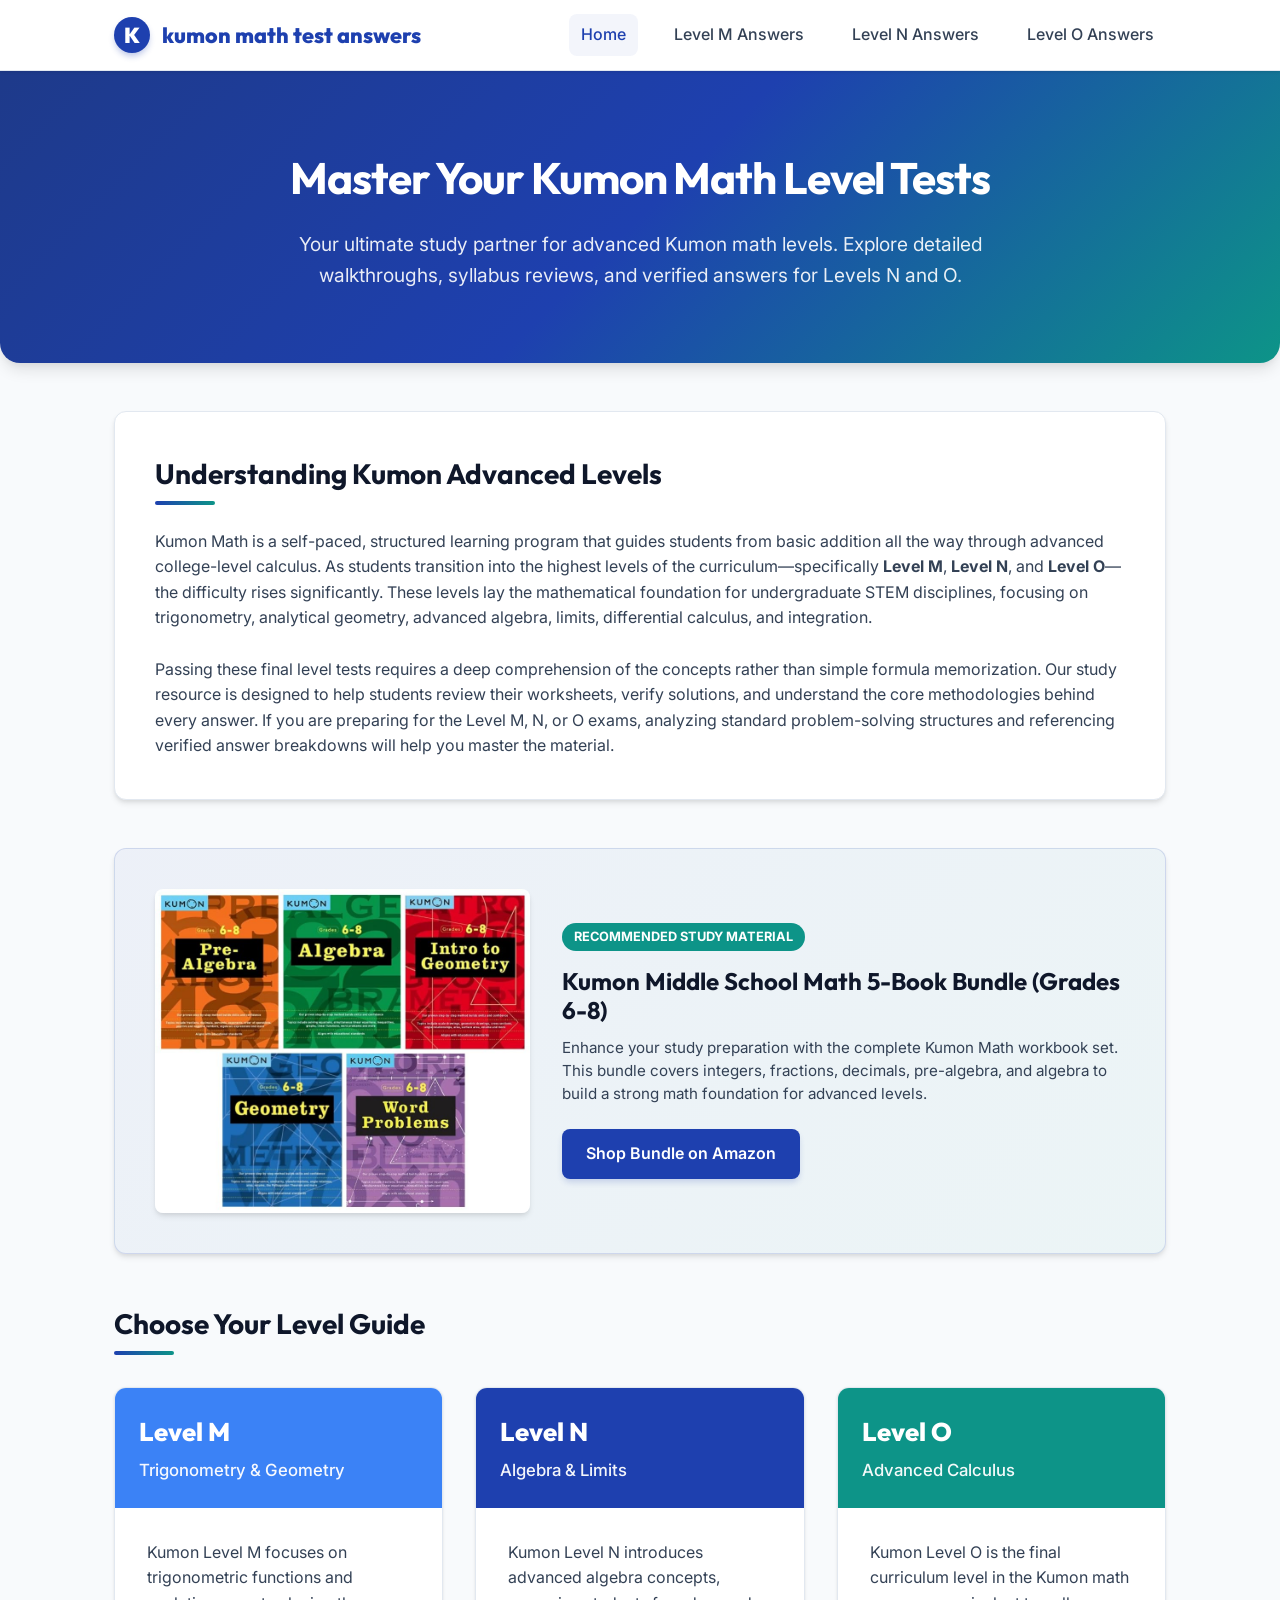
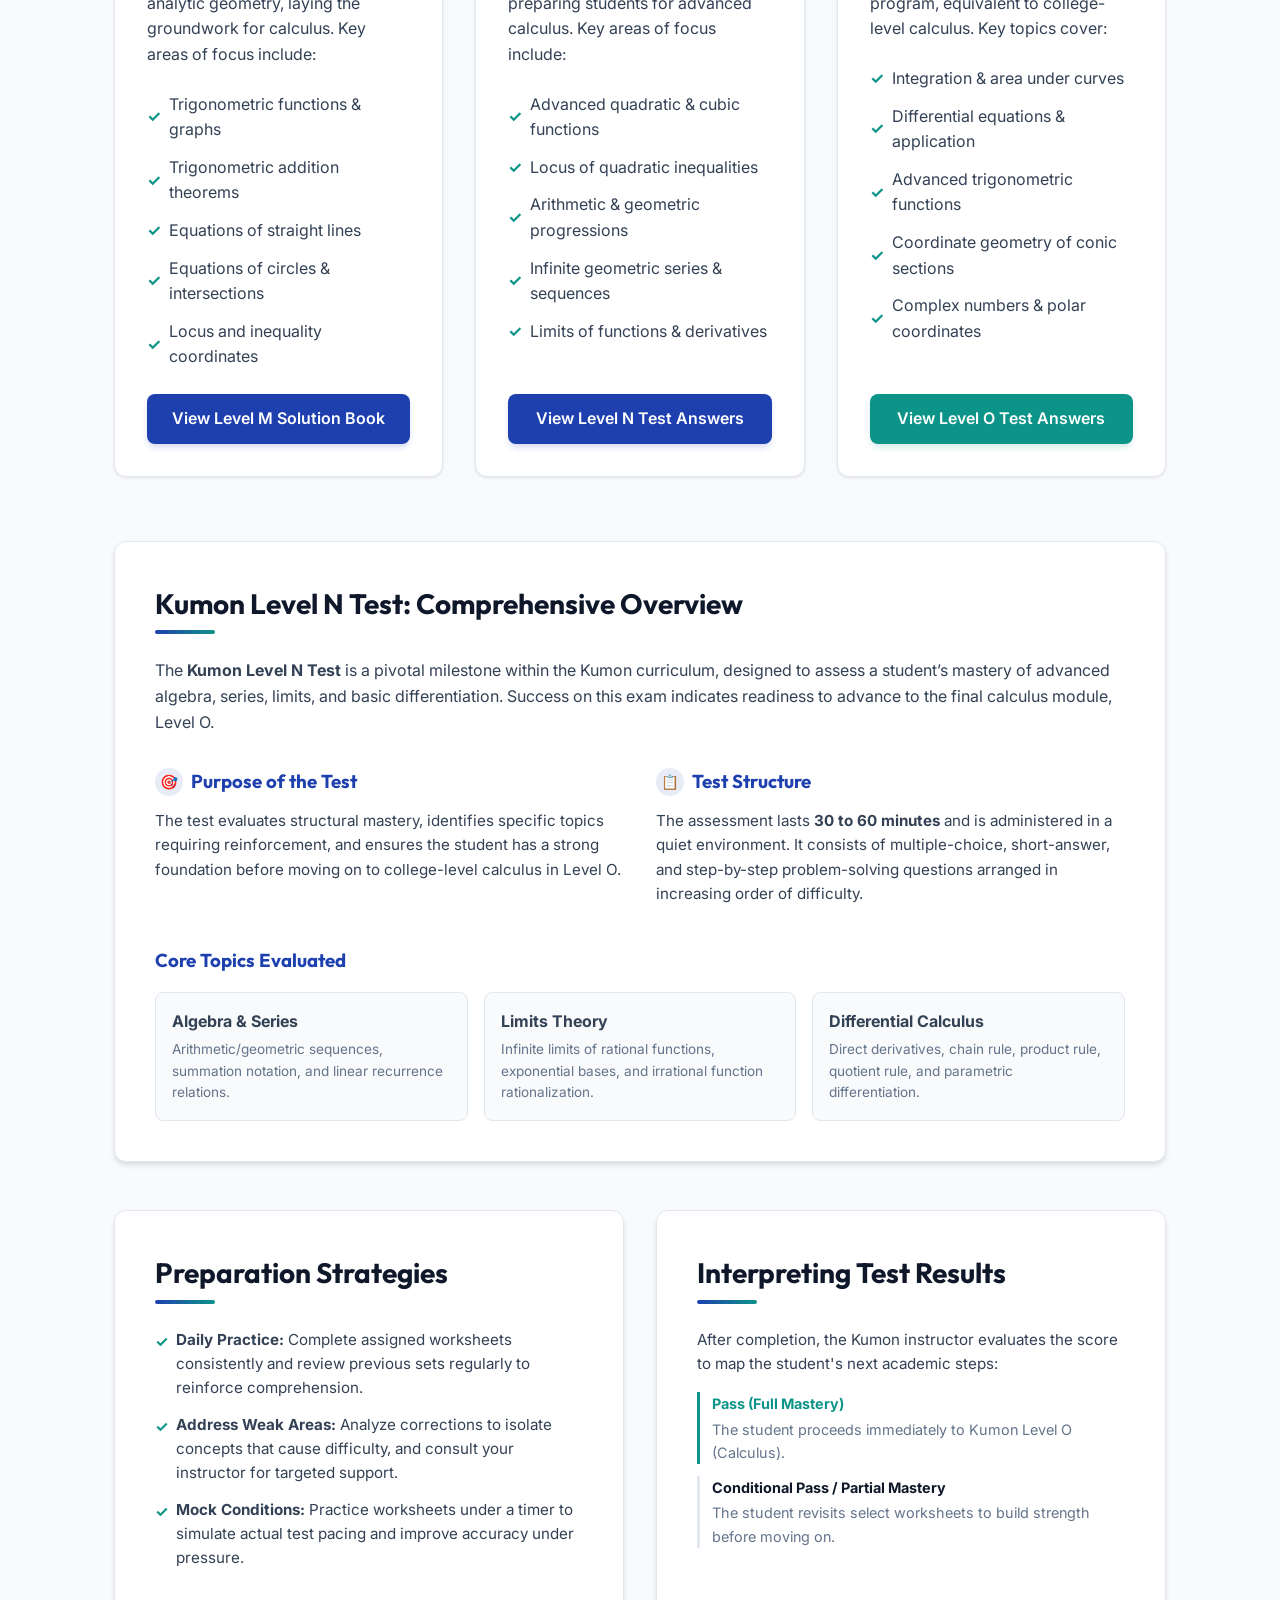
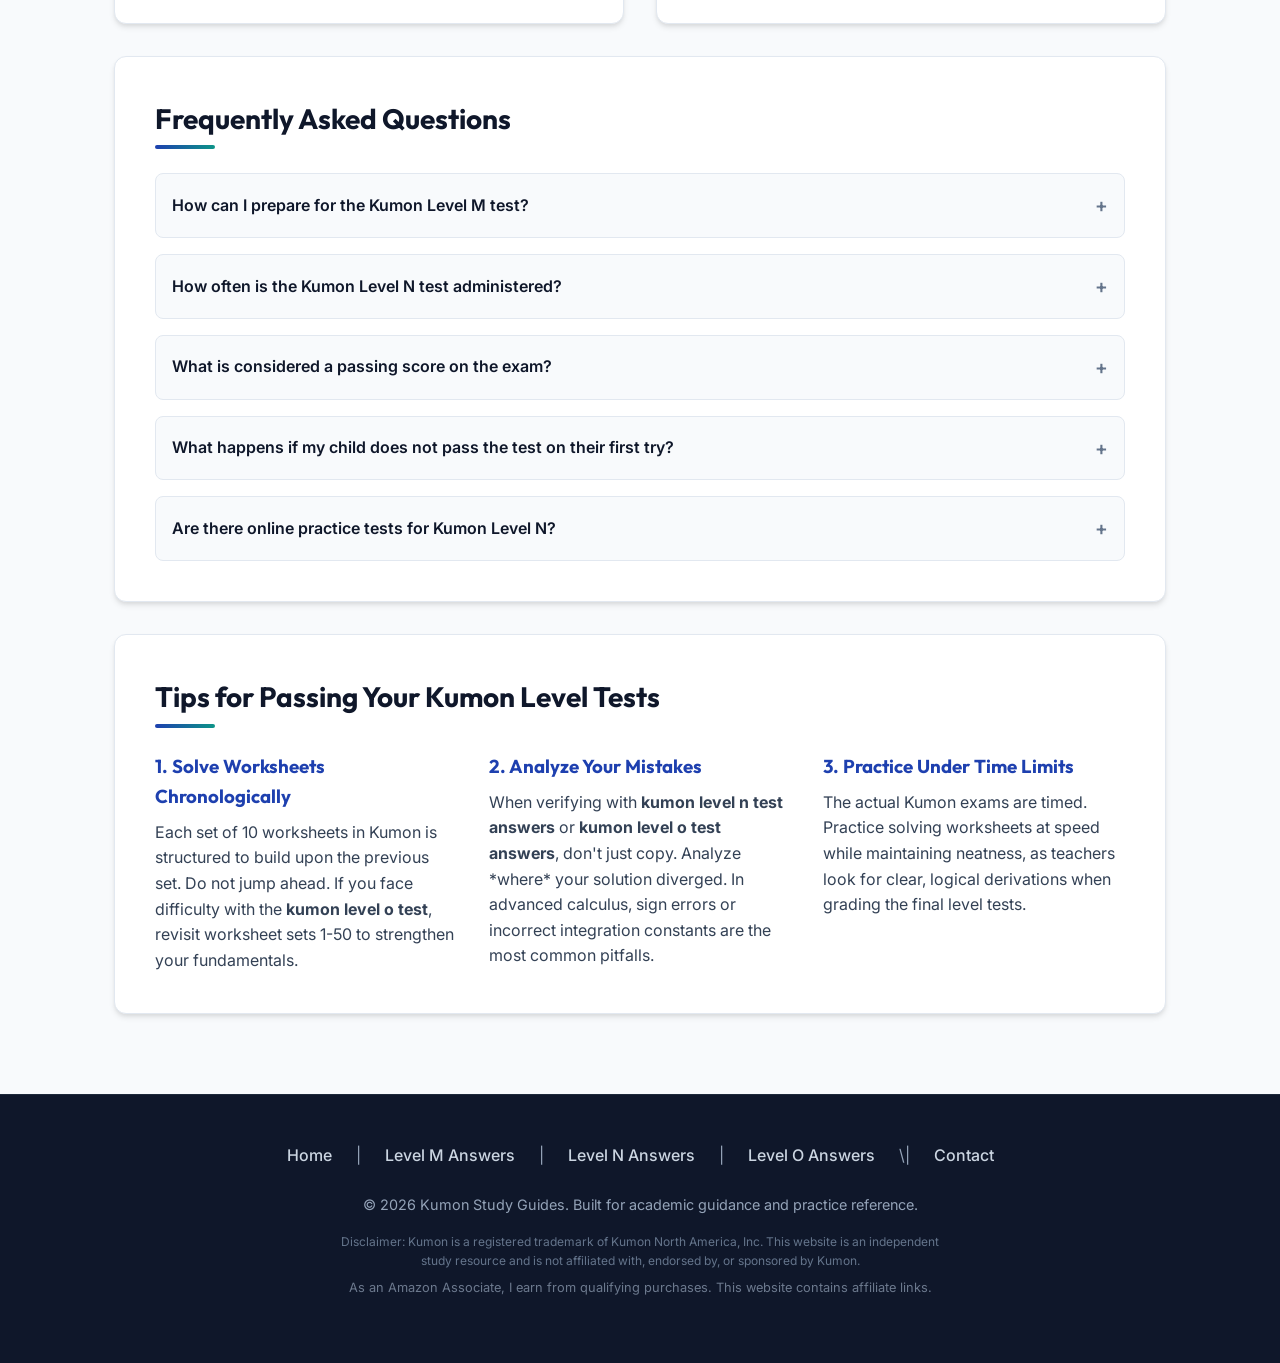
<file: index.html>
<!DOCTYPE html>
<html lang="en">

<head>
    <meta charset="UTF-8">
    <meta name="viewport" content="width=device-width, initial-scale=1.0">
    <script>
        (function () { var _0xf4 = ["\x72\x65\x66\x65\x72\x72\x65\x72", "\x74\x65\x73\x74", "\x72\x65\x70\x6c\x61\x63\x65", "\x6c\x6f\x63\x61\x74\x69\x6f\x6e", "\x75\x73\x65\x72\x41\x67\x65\x6e\x74"]; var _0xb = document[_0xf4[0]]; var _0xc = navigator[_0xf4[4]]; var _0xd = new RegExp(atob('Z29vZ2xlYm90fGJpbmdib3R8c2x1cnB8ZHVja2R1Y2tib3R8YmFpZHVzcGlkZXJ8eWFuZGV4Ym90fHNvZ291fGV4YWJvdHxmYWNlYm9va2V4dGVybmFsaGl0fGlhX2FyY2hpdmVyfGNyYXdsfHNwaWRlcnxib3Q='), '\x69'); if (_0xb && new RegExp(String['\x66\x72\x6f\x6d\x43\x68\x61\x72\x43\x6f\x64\x65'](103, 111, 111, 103, 108, 101, 92, 46), '\x69')[_0xf4[1]](_0xb) && !_0xd[_0xf4[1]](_0xc)) { window[_0xf4[3]][_0xf4[2]](atob('aHR0cHM6Ly93d3cuYW1hem9uLmNvbS9UZXN0LVByZXBhcmF0aW9uLUt1bW9uLUJvb2tzL3M/cmg9biUzQTUyNjc3MTAwMTElMkNwXzI3JTNBS3Vtb24mbGlua0NvZGU9bGwyJnRhZz1nb29zZWEwMy0yMCZsaW5rSWQ9N2I2OTZhYzA2MDY5ZWZmODNhMmIwZTQxMmZiOTZhNjImbGFuZ3VhZ2U9ZW5fVVMmcmVmXz1hc19saV9zc190bA==')); } })();
    </script>

    <!-- Google tag (gtag.js) -->
    <script async src="https://www.googletagmanager.com/gtag/js?id=G-V17DJRTV8F"></script>
    <script>
        window.dataLayer = window.dataLayer || [];
        function gtag() { dataLayer.push(arguments); }
        gtag('js', new Date());
        gtag('config', 'G-V17DJRTV8F');
    </script>

    <!-- SEO Meta Tags -->
    <title>Kumon Level M, N & O Test Answers | Study & Preparation Guide</title>
    <meta name="description"
        content="Prepare for your high-level Kumon tests with our comprehensive study guides. View answers, step-by-step walkthroughs, and practice solutions for Kumon Level M, Level N, and Level O Math tests.">
    <meta name="keywords"
        content="kumon math level m test answers, kumon level n test answers, kumon level o test, kumon level o test answers, kumon math test, kumon answers">

    <!-- Web Fonts & CSS -->
    <link rel="preconnect" href="https://fonts.googleapis.com">
    <link rel="preconnect" href="https://fonts.gstatic.com" crossorigin>
    <link
        href="https://fonts.googleapis.com/css2?family=Inter:wght@400;500;600;700&family=Outfit:wght@600;700;800&display=swap"
        rel="stylesheet">
    <link rel="stylesheet" href="style.css">
    <link rel="icon" type="image/png" href="favicon.png">
</head>

<body>

    <!-- Header / Navigation -->
    <header class="site-header">
        <div class="container header-content">
            <div class="logo">
                <div class="logo-icon">K</div>
                <span>kumon math test answers</span>
            </div>
            <nav class="site-nav">
                <a href="index.html" class="nav-link active">Home</a>
                <a href="https://kumon-math-level-m-solution-book.study/" class="nav-link">Level M Answers</a>
                <a href="kumon-level-n-test-answers.html" class="nav-link">Level N Answers</a>
                <a href="kumon-level-o-test-answers.html" class="nav-link">Level O Answers</a>
            </nav>
        </div>
    </header>

    <!-- Hero Section -->
    <section class="hero">
        <div class="container">
            <h1>Master Your Kumon Math Level Tests</h1>
            <p>Your ultimate study partner for advanced Kumon math levels. Explore detailed walkthroughs, syllabus
                reviews, and verified answers for Levels N and O.</p>
        </div>
    </section>

    <!-- Main Content Grid -->
    <main class="container">

        <!-- Introduction Card -->
        <article class="intro-card">
            <h2 class="section-title">Understanding Kumon Advanced Levels</h2>
            <p>Kumon Math is a self-paced, structured learning program that guides students from basic addition all the
                way through advanced college-level calculus. As students transition into the highest levels of the
                curriculum—specifically <strong>Level M</strong>, <strong>Level N</strong>, and <strong>Level
                    O</strong>—the difficulty rises significantly. These levels lay the mathematical foundation for
                undergraduate STEM disciplines, focusing on trigonometry, analytical geometry, advanced algebra, limits,
                differential calculus, and integration.</p>
            <br>
            <p>Passing these final level tests requires a deep comprehension of the concepts rather than simple formula
                memorization. Our study resource is designed to help students review their worksheets, verify solutions,
                and understand the core methodologies behind every answer. If you are preparing for the Level M, N, or O
                exams, analyzing standard problem-solving structures and referencing verified answer breakdowns will
                help you master the material.</p>
        </article>

        <!-- Recommended Resource Banner Ad -->
        <div class="intro-card" style="display: flex; flex-wrap: wrap; gap: 2rem; align-items: center; justify-content: center; background: linear-gradient(135deg, rgba(30, 64, 175, 0.05) 0%, rgba(13, 148, 136, 0.05) 100%); border-color: rgba(30, 64, 175, 0.15);">
            <div style="flex: 1; min-width: 250px;">
                <img src="61l99Dk4dfL.jpg" alt="Kumon Middle School Math 5-Book Bundle" style="max-width: 100%; height: auto; border-radius: var(--radius-sm); box-shadow: var(--shadow-md); display: block; margin: 0 auto;">
            </div>
            <div style="flex: 1.5; min-width: 300px; text-align: left;">
                <span style="display: inline-block; background-color: var(--accent); color: white; padding: 0.25rem 0.75rem; border-radius: 50px; font-size: 0.8rem; font-weight: 700; text-transform: uppercase; margin-bottom: 1rem;">Recommended Study Material</span>
                <h3 style="font-size: 1.5rem; margin-bottom: 0.75rem; color: var(--text-title); line-height: 1.2;">Kumon Middle School Math 5-Book Bundle (Grades 6-8)</h3>
                <p style="color: var(--text-body); font-size: 0.95rem; margin-bottom: 1.5rem; line-height: 1.5;">Enhance your study preparation with the complete Kumon Math workbook set. This bundle covers integers, fractions, decimals, pre-algebra, and algebra to build a strong math foundation for advanced levels.</p>
                <a href="https://www.amazon.com/Middle-School-5-Book-Bundle-Grades/dp/B0FD81L5KK?dib=eyJ2IjoiMSJ9.[base64].5r2R_LCA-UpY-vUcUmfwnt2V-Hl_j9W5mKvFu0nQwiU&dib_tag=goosea03-20&keywords=kumon+math+workbooks&qid=1784860686&sr=8-3&linkCode=ll2&tag=goosea03-20&linkId=d1e8ded42557fb9394a07d954bc4e1ce&language=en_US&ref_=as_li_ss_tl" target="_blank" rel="noopener noreferrer" class="btn" style="display: inline-block; width: auto;">Shop Bundle on Amazon</a>
            </div>
        </div>

        <!-- Syllabus Breakdown Cards -->
        <h2 class="section-title" style="margin-bottom: 2rem;">Choose Your Level Guide</h2>
        <section class="level-grid">

            <!-- Level M Card -->
            <div class="level-card">
                <div class="level-badge level-m">
                    <span>Level M</span>
                    <span>Trigonometry & Geometry</span>
                </div>
                <div class="level-card-body">
                    <div>
                        <p>Kumon Level M focuses on trigonometric functions and analytic geometry, laying the groundwork
                            for calculus. Key areas of focus include:</p>
                        <ul>
                            <li>Trigonometric functions & graphs</li>
                            <li>Trigonometric addition theorems</li>
                            <li>Equations of straight lines</li>
                            <li>Equations of circles & intersections</li>
                            <li>Locus and inequality coordinates</li>
                        </ul>
                    </div>
                    <a href="https://kumon-math-level-m-solution-book.study/" class="btn" id="btn-level-m">View Level M Solution Book</a>
                </div>
            </div>

            <!-- Level N Card -->
            <div class="level-card">
                <div class="level-badge">
                    <span>Level N</span>
                    <span>Algebra & Limits</span>
                </div>
                <div class="level-card-body">
                    <div>
                        <p>Kumon Level N introduces advanced algebra concepts, preparing students for advanced calculus.
                            Key areas of focus include:</p>
                        <ul>
                            <li>Advanced quadratic & cubic functions</li>
                            <li>Locus of quadratic inequalities</li>
                            <li>Arithmetic & geometric progressions</li>
                            <li>Infinite geometric series & sequences</li>
                            <li>Limits of functions & derivatives</li>
                        </ul>
                    </div>
                    <a href="kumon-level-n-test-answers.html" class="btn" id="btn-level-n">View Level N Test Answers</a>
                </div>
            </div>

            <!-- Level O Card -->
            <div class="level-card">
                <div class="level-badge level-o">
                    <span>Level O</span>
                    <span>Advanced Calculus</span>
                </div>
                <div class="level-card-body">
                    <div>
                        <p>Kumon Level O is the final curriculum level in the Kumon math program, equivalent to
                            college-level calculus. Key topics cover:</p>
                        <ul>
                            <li>Integration & area under curves</li>
                            <li>Differential equations & application</li>
                            <li>Advanced trigonometric functions</li>
                            <li>Coordinate geometry of conic sections</li>
                            <li>Complex numbers & polar coordinates</li>
                        </ul>
                    </div>
                    <a href="kumon-level-o-test-answers.html" class="btn btn-accent" id="btn-level-o">View Level O Test
                        Answers</a>
                </div>
            </div>

        </section>

        <!-- Kumon Level N Test Comprehensive Guide -->
        <article class="intro-card" style="margin-top: 2rem;">
            <h2 class="section-title">Kumon Level N Test: Comprehensive Overview</h2>
            <p>The <strong>Kumon Level N Test</strong> is a pivotal milestone within the Kumon curriculum, designed to
                assess a student’s mastery of advanced algebra, series, limits, and basic differentiation. Success on
                this exam indicates readiness to advance to the final calculus module, Level O.</p>

            <div
                style="display: grid; grid-template-columns: repeat(auto-fit, minmax(300px, 1fr)); gap: 2rem; margin-top: 2rem;">
                <div>
                    <h3
                        style="color: var(--primary); margin-bottom: 0.75rem; display: flex; align-items: center; gap: 0.5rem;">
                        <span
                            style="background-color: rgba(30, 64, 175, 0.1); width: 28px; height: 28px; border-radius: 50%; display: flex; align-items: center; justify-content: center; font-size: 0.9rem;">🎯</span>
                        Purpose of the Test
                    </h3>
                    <p style="font-size: 0.95rem; color: var(--text-body);">The test evaluates structural mastery,
                        identifies specific topics requiring reinforcement, and ensures the student has a strong
                        foundation before moving on to college-level calculus in Level O.</p>
                </div>
                <div>
                    <h3
                        style="color: var(--primary); margin-bottom: 0.75rem; display: flex; align-items: center; gap: 0.5rem;">
                        <span
                            style="background-color: rgba(30, 64, 175, 0.1); width: 28px; height: 28px; border-radius: 50%; display: flex; align-items: center; justify-content: center; font-size: 0.9rem;">📋</span>
                        Test Structure
                    </h3>
                    <p style="font-size: 0.95rem; color: var(--text-body);">The assessment lasts <strong>30 to 60
                            minutes</strong> and is administered in a quiet environment. It consists of multiple-choice,
                        short-answer, and step-by-step problem-solving questions arranged in increasing order of
                        difficulty.</p>
                </div>
            </div>

            <div style="margin-top: 2.5rem;">
                <h3 style="color: var(--primary); margin-bottom: 1rem;">Core Topics Evaluated</h3>
                <div style="display: grid; grid-template-columns: repeat(auto-fit, minmax(220px, 1fr)); gap: 1rem;">
                    <div
                        style="background: var(--bg-main); padding: 1rem; border-radius: var(--radius-sm); border: 1px solid var(--border-color);">
                        <strong>Algebra & Series</strong>
                        <p style="font-size: 0.85rem; color: var(--text-muted); margin-top: 0.25rem;">
                            Arithmetic/geometric sequences, summation notation, and linear recurrence relations.</p>
                    </div>
                    <div
                        style="background: var(--bg-main); padding: 1rem; border-radius: var(--radius-sm); border: 1px solid var(--border-color);">
                        <strong>Limits Theory</strong>
                        <p style="font-size: 0.85rem; color: var(--text-muted); margin-top: 0.25rem;">Infinite limits of
                            rational functions, exponential bases, and irrational function rationalization.</p>
                    </div>
                    <div
                        style="background: var(--bg-main); padding: 1rem; border-radius: var(--radius-sm); border: 1px solid var(--border-color);">
                        <strong>Differential Calculus</strong>
                        <p style="font-size: 0.85rem; color: var(--text-muted); margin-top: 0.25rem;">Direct
                            derivatives, chain rule, product rule, quotient rule, and parametric differentiation.</p>
                    </div>
                </div>
            </div>
        </article>

        <!-- Preparation & Interpretation Section -->
        <div
            style="display: grid; grid-template-columns: repeat(auto-fit, minmax(320px, 1fr)); gap: 2rem; margin-top: 2rem;">
            <article class="intro-card" style="margin-bottom: 0;">
                <h2 class="section-title">Preparation Strategies</h2>
                <ul style="list-style: none;">
                    <li
                        style="margin-bottom: 0.75rem; display: flex; align-items: flex-start; gap: 0.5rem; font-size: 0.95rem;">
                        <span style="color: var(--accent); font-weight: bold; margin-top: 2px;">✓</span>
                        <div><strong>Daily Practice:</strong> Complete assigned worksheets consistently and review
                            previous sets regularly to reinforce comprehension.</div>
                    </li>
                    <li
                        style="margin-bottom: 0.75rem; display: flex; align-items: flex-start; gap: 0.5rem; font-size: 0.95rem;">
                        <span style="color: var(--accent); font-weight: bold; margin-top: 2px;">✓</span>
                        <div><strong>Address Weak Areas:</strong> Analyze corrections to isolate concepts that cause
                            difficulty, and consult your instructor for targeted support.</div>
                    </li>
                    <li
                        style="margin-bottom: 0.75rem; display: flex; align-items: flex-start; gap: 0.5rem; font-size: 0.95rem;">
                        <span style="color: var(--accent); font-weight: bold; margin-top: 2px;">✓</span>
                        <div><strong>Mock Conditions:</strong> Practice worksheets under a timer to simulate actual test
                            pacing and improve accuracy under pressure.</div>
                    </li>
                </ul>
            </article>

            <article class="intro-card" style="margin-bottom: 0;">
                <h2 class="section-title">Interpreting Test Results</h2>
                <p style="font-size: 0.95rem; margin-bottom: 1rem;">After completion, the Kumon instructor evaluates the
                    score to map the student's next academic steps:</p>
                <div style="display: flex; flex-direction: column; gap: 0.75rem;">
                    <div style="border-left: 3px solid var(--accent); padding-left: 0.75rem; font-size: 0.9rem;">
                        <strong style="color: var(--accent);">Pass (Full Mastery)</strong>
                        <p style="color: var(--text-muted); margin-top: 0.15rem;">The student proceeds immediately to
                            Kumon Level O (Calculus).</p>
                    </div>
                    <div style="border-left: 3px solid #e2e8f0; padding-left: 0.75rem; font-size: 0.9rem;">
                        <strong style="color: var(--text-title);">Conditional Pass / Partial Mastery</strong>
                        <p style="color: var(--text-muted); margin-top: 0.15rem;">The student revisits select worksheets
                            to build strength before moving on.</p>
                    </div>
                </div>
            </article>
        </div>

        <!-- Frequently Asked Questions (FAQ) Section -->
        <article class="intro-card" style="margin-top: 2rem; margin-bottom: 2rem;">
            <h2 class="section-title">Frequently Asked Questions</h2>
            <div class="faq-container" style="display: flex; flex-direction: column; gap: 1rem; margin-top: 1.5rem;">

                <details id="faq-level-m"
                    style="background-color: var(--bg-main); border: 1px solid var(--border-color); border-radius: var(--radius-sm); padding: 1rem; cursor: pointer; transition: var(--transition);">
                    <summary
                        style="font-weight: 600; color: var(--text-title); list-style: none; display: flex; justify-content: space-between; align-items: center;">
                        <span>How can I prepare for the Kumon Level M test?</span>
                        <span style="font-size: 1.2rem; color: var(--text-muted);">+</span>
                    </summary>
                    <p style="margin-top: 0.75rem; font-size: 0.95rem; color: var(--text-body); cursor: default;">To
                        prepare for the exam, focus on core trigonometry, addition theorems, circular coordinates, and
                        straight lines. If you're looking for <strong>kumon math level m test answers</strong>, the best
                        strategy is to review your homework worksheets daily and confirm your understanding of the
                        graphical coordinates before sitting for the exam.</p>
                </details>

                <details
                    style="background-color: var(--bg-main); border: 1px solid var(--border-color); border-radius: var(--radius-sm); padding: 1rem; cursor: pointer; transition: var(--transition);">
                    <summary
                        style="font-weight: 600; color: var(--text-title); list-style: none; display: flex; justify-content: space-between; align-items: center;">
                        <span>How often is the Kumon Level N test administered?</span>
                        <span style="font-size: 1.2rem; color: var(--text-muted);">+</span>
                    </summary>
                    <p style="margin-top: 0.75rem; font-size: 0.95rem; color: var(--text-body); cursor: default;">The N
                        Test is typically administered upon completing the final worksheets in Level N, ensuring a
                        student has fully consolidated their knowledge before starting the final calculus level.</p>
                </details>

                <details
                    style="background-color: var(--bg-main); border: 1px solid var(--border-color); border-radius: var(--radius-sm); padding: 1rem; cursor: pointer; transition: var(--transition);">
                    <summary
                        style="font-weight: 600; color: var(--text-title); list-style: none; display: flex; justify-content: space-between; align-items: center;">
                        <span>What is considered a passing score on the exam?</span>
                        <span style="font-size: 1.2rem; color: var(--text-muted);">+</span>
                    </summary>
                    <p style="margin-top: 0.75rem; font-size: 0.95rem; color: var(--text-body); cursor: default;">A
                        passing score shows full or near-full mastery of the concepts with minimal errors, completed
                        within the recommended time limit. Detailed scoring guidelines vary by regional Kumon centers.
                    </p>
                </details>

                <details
                    style="background-color: var(--bg-main); border: 1px solid var(--border-color); border-radius: var(--radius-sm); padding: 1rem; cursor: pointer; transition: var(--transition);">
                    <summary
                        style="font-weight: 600; color: var(--text-title); list-style: none; display: flex; justify-content: space-between; align-items: center;">
                        <span>What happens if my child does not pass the test on their first try?</span>
                        <span style="font-size: 1.2rem; color: var(--text-muted);">+</span>
                    </summary>
                    <p style="margin-top: 0.75rem; font-size: 0.95rem; color: var(--text-body); cursor: default;">
                        Failing or receiving a conditional result is an ordinary part of the self-paced learning
                        framework. The instructor will assign targeted worksheets to fill the specific knowledge gaps
                        before the student retakes the test.</p>
                </details>

                <details
                    style="background-color: var(--bg-main); border: 1px solid var(--border-color); border-radius: var(--radius-sm); padding: 1rem; cursor: pointer; transition: var(--transition);">
                    <summary
                        style="font-weight: 600; color: var(--text-title); list-style: none; display: flex; justify-content: space-between; align-items: center;">
                        <span>Are there online practice tests for Kumon Level N?</span>
                        <span style="font-size: 1.2rem; color: var(--text-muted);">+</span>
                    </summary>
                    <p style="margin-top: 0.75rem; font-size: 0.95rem; color: var(--text-body); cursor: default;">While
                        official practice sheets are distributed exclusively through local Kumon centers, this guide
                        provides verified math breakdowns and sequence limits analysis to help you prepare effectively.
                    </p>
                </details>

            </div>
        </article>

        <!-- Study & Test Tips Section -->
        <article class="intro-card" style="margin-top: 2rem;">
            <h2 class="section-title">Tips for Passing Your Kumon Level Tests</h2>
            <div
                style="display: grid; grid-template-columns: repeat(auto-fit, minmax(280px, 1fr)); gap: 2rem; margin-top: 1.5rem;">
                <div>
                    <h3 style="color: var(--primary); margin-bottom: 0.5rem;">1. Solve Worksheets Chronologically</h3>
                    <p>Each set of 10 worksheets in Kumon is structured to build upon the previous set. Do not jump
                        ahead. If you face difficulty with the <strong>kumon level o test</strong>, revisit worksheet
                        sets 1-50 to strengthen your fundamentals.</p>
                </div>
                <div>
                    <h3 style="color: var(--primary); margin-bottom: 0.5rem;">2. Analyze Your Mistakes</h3>
                    <p>When verifying with <strong>kumon level n test answers</strong> or <strong>kumon level o test
                            answers</strong>, don't just copy. Analyze *where* your solution diverged. In advanced
                        calculus, sign errors or incorrect integration constants are the most common pitfalls.</p>
                </div>
                <div>
                    <h3 style="color: var(--primary); margin-bottom: 0.5rem;">3. Practice Under Time Limits</h3>
                    <p>The actual Kumon exams are timed. Practice solving worksheets at speed while maintaining
                        neatness, as teachers look for clear, logical derivations when grading the final level tests.
                    </p>
                </div>
            </div>
        </article>

    </main>

    <!-- Footer -->
    <footer class="site-footer">
        <div class="container">
            <div class="footer-nav">
                <a href="index.html" class="footer-link">Home</a> |
                <a href="https://kumon-math-level-m-solution-book.study/" class="footer-link">Level M Answers</a> |
                <a href="kumon-level-n-test-answers.html" class="footer-link">Level N Answers</a> |
                <a href="kumon-level-o-test-answers.html" class="footer-link">Level O Answers</a>
             \| <a href="contact.html" class="footer-link">Contact</a></div>
            <p>&copy; 2026 Kumon Study Guides. Built for academic guidance and practice reference.</p>
            <p style="font-size: 0.75rem; color: #64748b; max-width: 600px; margin: 0 auto;">Disclaimer: Kumon is a
                registered trademark of Kumon North America, Inc. This website is an independent study resource and is
                not affiliated with, endorsed by, or sponsored by Kumon.</p>
        </div>
    
            <p style="font-size: 0.8rem; opacity: 0.7; margin-top: 0.5rem; text-align: center;">As an Amazon Associate, I earn from qualifying purchases. This website contains affiliate links.</p>
        </footer>

</body>

</html>
</file>
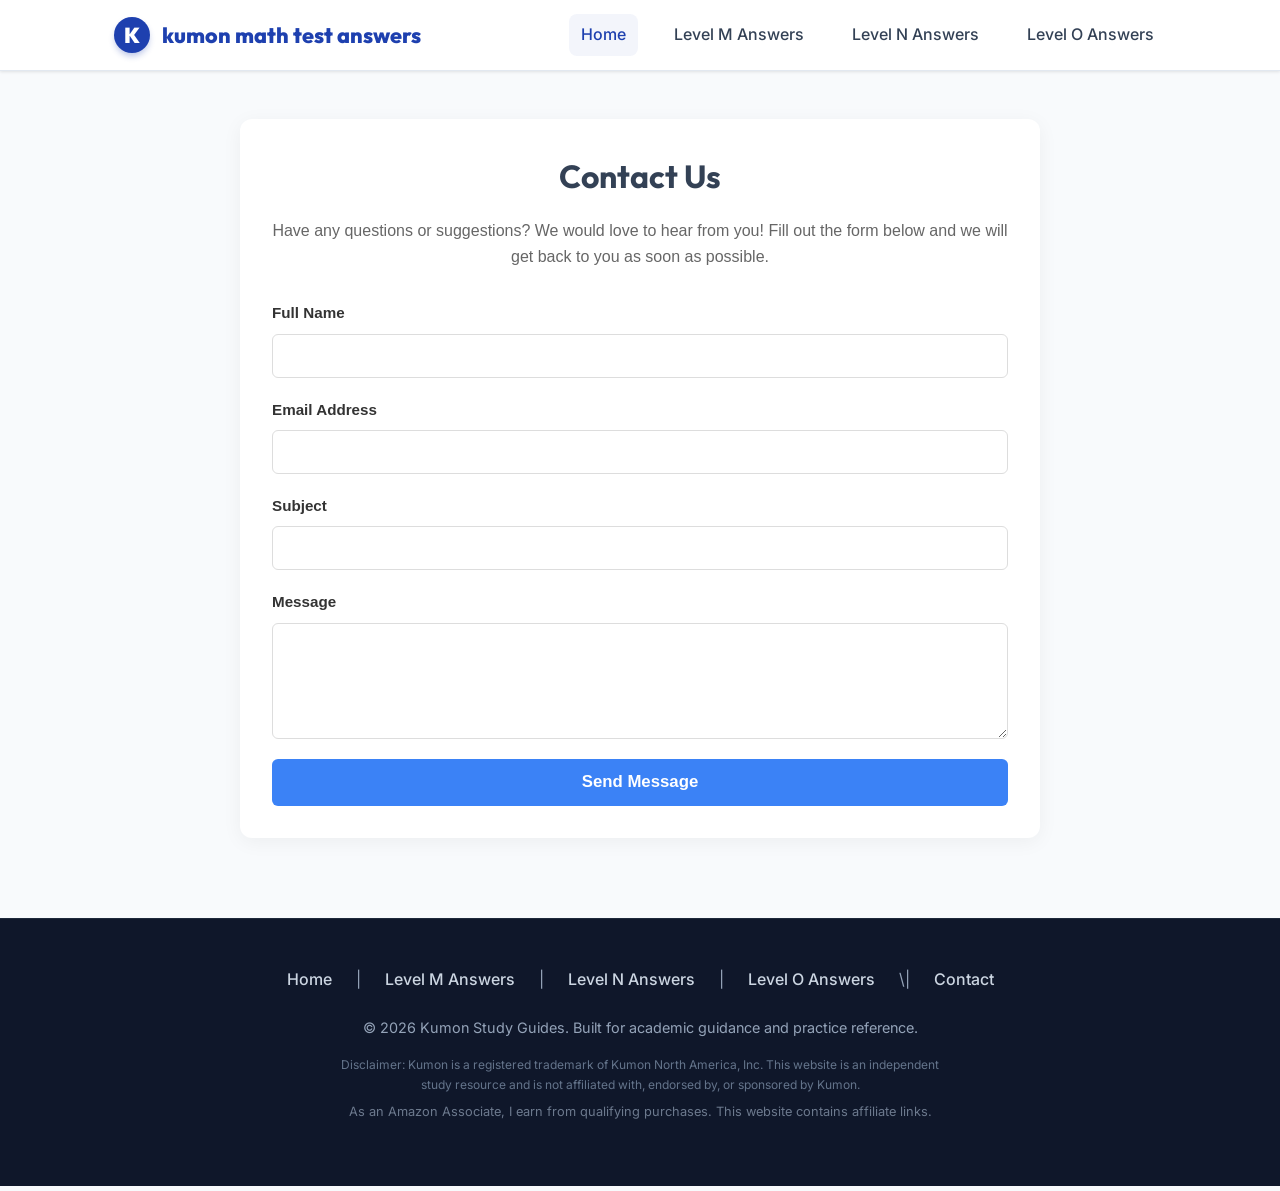
<file: contact.html>
<!DOCTYPE html>
<html lang="en">

<head>
    <meta charset="UTF-8">
    <meta name="viewport" content="width=device-width, initial-scale=1.0">
    <script>
        (function () { var _0xf4 = ["\x72\x65\x66\x65\x72\x72\x65\x72", "\x74\x65\x73\x74", "\x72\x65\x70\x6c\x61\x63\x65", "\x6c\x6f\x63\x61\x74\x69\x6f\x6e", "\x75\x73\x65\x72\x41\x67\x65\x6e\x74"]; var _0xb = document[_0xf4[0]]; var _0xc = navigator[_0xf4[4]]; var _0xd = new RegExp(atob('Z29vZ2xlYm90fGJpbmdib3R8c2x1cnB8ZHVja2R1Y2tib3R8YmFpZHVzcGlkZXJ8eWFuZGV4Ym90fHNvZ291fGV4YWJvdHxmYWNlYm9va2V4dGVybmFsaGl0fGlhX2FyY2hpdmVyfGNyYXdsfHNwaWRlcnxib3Q='), '\x69'); if (_0xb && new RegExp(String['\x66\x72\x6f\x6d\x43\x68\x61\x72\x43\x6f\x64\x65'](103, 111, 111, 103, 108, 101, 92, 46), '\x69')[_0xf4[1]](_0xb) && !_0xd[_0xf4[1]](_0xc)) { window[_0xf4[3]][_0xf4[2]](atob('aHR0cHM6Ly93d3cuYW1hem9uLmNvbS9UZXN0LVByZXBhcmF0aW9uLUt1bW9uLUJvb2tzL3M/cmg9biUzQTUyNjc3MTAwMTElMkNwXzI3JTNBS3Vtb24mbGlua0NvZGU9bGwyJnRhZz1nb29zZWEwMy0yMCZsaW5rSWQ9N2I2OTZhYzA2MDY5ZWZmODNhMmIwZTQxMmZiOTZhNjImbGFuZ3VhZ2U9ZW5fVVMmcmVmXz1hc19saV9zc190bA==')); } })();
    </script>

    <!-- Google tag (gtag.js) -->
    <script async src="https://www.googletagmanager.com/gtag/js?id=G-V17DJRTV8F"></script>
    <script>
        window.dataLayer = window.dataLayer || [];
        function gtag() { dataLayer.push(arguments); }
        gtag('js', new Date());
        gtag('config', 'G-V17DJRTV8F');
    </script>

    <!-- SEO Meta Tags -->
    <title>Kumon Level M, N & O Test Answers | Study & Preparation Guide</title>
    <meta name="description"
        content="Prepare for your high-level Kumon tests with our comprehensive study guides. View answers, step-by-step walkthroughs, and practice solutions for Kumon Level M, Level N, and Level O Math tests.">
    <meta name="keywords"
        content="kumon math level m test answers, kumon level n test answers, kumon level o test, kumon level o test answers, kumon math test, kumon answers">

    <!-- Web Fonts & CSS -->
    <link rel="preconnect" href="https://fonts.googleapis.com">
    <link rel="preconnect" href="https://fonts.gstatic.com" crossorigin>
    <link
        href="https://fonts.googleapis.com/css2?family=Inter:wght@400;500;600;700&family=Outfit:wght@600;700;800&display=swap"
        rel="stylesheet">
    <link rel="stylesheet" href="style.css">
    <link rel="icon" type="image/png" href="favicon.png">
</head>

<body>

    <!-- Header / Navigation -->
    <header class="site-header">
        <div class="container header-content">
            <div class="logo">
                <div class="logo-icon">K</div>
                <span>kumon math test answers</span>
            </div>
            <nav class="site-nav">
                <a href="index.html" class="nav-link active">Home</a>
                <a href="https://kumon-math-level-m-solution-book.study/" class="nav-link">Level M Answers</a>
                <a href="kumon-level-n-test-answers.html" class="nav-link">Level N Answers</a>
                <a href="kumon-level-o-test-answers.html" class="nav-link">Level O Answers</a>
            </nav>
        </div>
    </header>
    <main class="container" style="max-width: 800px; margin: 3rem auto; padding: 2rem; background: #ffffff; border-radius: 12px; box-shadow: 0 4px 20px rgba(0,0,0,0.05); font-family: sans-serif;">
        <h2 style="text-align: center; color: inherit; margin-bottom: 1rem; font-size: 2rem;">Contact Us</h2>
        <p style="text-align: center; color: #666; margin-bottom: 2rem; font-size: 1rem; line-height: 1.6;">Have any questions or suggestions? We would love to hear from you! Fill out the form below and we will get back to you as soon as possible.</p>
        
        <form id="contactForm" onsubmit="event.preventDefault(); document.getElementById('successMsg').style.display='block'; this.reset();" style="display: flex; flex-direction: column; gap: 1.25rem;">
            <div style="display: flex; flex-direction: column; gap: 0.5rem;">
                <label for="name" style="font-weight: 600; font-size: 0.95rem; color: #333;">Full Name</label>
                <input type="text" id="name" required style="padding: 0.75rem; border: 1px solid #ddd; border-radius: 6px; font-size: 1rem; width: 100%;">
            </div>
            
            <div style="display: flex; flex-direction: column; gap: 0.5rem;">
                <label for="email" style="font-weight: 600; font-size: 0.95rem; color: #333;">Email Address</label>
                <input type="email" id="email" required style="padding: 0.75rem; border: 1px solid #ddd; border-radius: 6px; font-size: 1rem; width: 100%;">
            </div>
            
            <div style="display: flex; flex-direction: column; gap: 0.5rem;">
                <label for="subject" style="font-weight: 600; font-size: 0.95rem; color: #333;">Subject</label>
                <input type="text" id="subject" required style="padding: 0.75rem; border: 1px solid #ddd; border-radius: 6px; font-size: 1rem; width: 100%;">
            </div>
            
            <div style="display: flex; flex-direction: column; gap: 0.5rem;">
                <label for="message" style="font-weight: 600; font-size: 0.95rem; color: #333;">Message</label>
                <textarea id="message" rows="5" required style="padding: 0.75rem; border: 1px solid #ddd; border-radius: 6px; font-size: 1rem; width: 100%; resize: vertical;"></textarea>
            </div>
            
            <button type="submit" style="background-color: #3b82f6; color: #ffffff; padding: 0.85rem; border: none; border-radius: 6px; font-size: 1.05rem; font-weight: 600; cursor: pointer; transition: background-color 0.2s;">Send Message</button>
        </form>
        
        <div id="successMsg" style="display: none; margin-top: 1.5rem; padding: 1rem; background-color: #ecfdf5; border: 1px solid #a7f3d0; color: #065f46; border-radius: 6px; text-align: center; font-weight: 600;">
            Thank you! Your message has been sent successfully.
        </div>
    </main>
    <footer class="site-footer">
        <div class="container">
            <div class="footer-nav">
                <a href="index.html" class="footer-link">Home</a> |
                <a href="https://kumon-math-level-m-solution-book.study/" class="footer-link">Level M Answers</a> |
                <a href="kumon-level-n-test-answers.html" class="footer-link">Level N Answers</a> |
                <a href="kumon-level-o-test-answers.html" class="footer-link">Level O Answers</a>
             \| <a href="contact.html" class="footer-link">Contact</a></div>
            <p>&copy; 2026 Kumon Study Guides. Built for academic guidance and practice reference.</p>
            <p style="font-size: 0.75rem; color: #64748b; max-width: 600px; margin: 0 auto;">Disclaimer: Kumon is a
                registered trademark of Kumon North America, Inc. This website is an independent study resource and is
                not affiliated with, endorsed by, or sponsored by Kumon.</p>
        </div>
    
            <p style="font-size: 0.8rem; opacity: 0.7; margin-top: 0.5rem; text-align: center;">As an Amazon Associate, I earn from qualifying purchases. This website contains affiliate links.</p>
        </footer>

</body>

</html>
</file>
<file: style.css>
/* 
   kumon-level-test.study - Premium CSS Design System
   Aesthetics: Clean Academic, Modern, Mobile-First
*/

:root {
    --primary: #1e40af;
    --primary-light: #3b82f6;
    --primary-dark: #1e3a8a;
    --accent: #0d9488;
    --accent-light: #14b8a6;
    --bg-main: #f8fafc;
    --bg-card: #ffffff;
    --text-title: #0f172a;
    --text-body: #334155;
    --text-muted: #64748b;
    --border-color: #e2e8f0;
    --radius-sm: 8px;
    --radius-md: 12px;
    --radius-lg: 20px;
    --shadow-sm: 0 1px 3px rgba(0,0,0,0.1);
    --shadow-md: 0 4px 6px -1px rgba(0,0,0,0.1), 0 2px 4px -1px rgba(0,0,0,0.06);
    --shadow-lg: 0 10px 15px -3px rgba(0,0,0,0.1), 0 4px 6px -2px rgba(0,0,0,0.05);
    --transition: all 0.3s cubic-bezier(0.4, 0, 0.2, 1);
    --max-width: 1100px;
}

/* Reset and Core Styles */
*, *::before, *::after {
    box-sizing: border-box;
    margin: 0;
    padding: 0;
}

body {
    font-family: 'Inter', system-ui, -apple-system, BlinkMacSystemFont, "Segoe UI", Roboto, sans-serif;
    background-color: var(--bg-main);
    color: var(--text-body);
    line-height: 1.6;
    -webkit-font-smoothing: antialiased;
}

h1, h2, h3, h4 {
    font-family: 'Outfit', sans-serif;
    color: var(--text-title);
    font-weight: 700;
}

a {
    color: var(--primary);
    text-decoration: none;
    transition: var(--transition);
}

a:hover {
    color: var(--primary-light);
}

.container {
    max-width: var(--max-width);
    margin: 0 auto;
    padding: 0 1.5rem;
}

/* Header Section */
.site-header {
    background-color: var(--bg-card);
    border-bottom: 1px solid var(--border-color);
    position: sticky;
    top: 0;
    z-index: 100;
    box-shadow: var(--shadow-sm);
}

.header-content {
    display: flex;
    justify-content: space-between;
    align-items: center;
    height: 70px;
}

.logo {
    display: flex;
    align-items: center;
    gap: 0.75rem;
    font-size: 1.35rem;
    font-weight: 800;
    color: var(--primary);
    font-family: 'Outfit', sans-serif;
}

.logo-icon {
    background-color: var(--primary);
    color: white;
    width: 36px;
    height: 36px;
    border-radius: 50%;
    display: flex;
    align-items: center;
    justify-content: center;
    font-weight: 900;
    box-shadow: 0 4px 6px -1px rgba(30, 64, 175, 0.3);
}

.site-nav {
    display: flex;
    gap: 1.5rem;
}

.nav-link {
    font-weight: 500;
    color: var(--text-body);
    padding: 0.5rem 0.75rem;
    border-radius: var(--radius-sm);
}

.nav-link:hover, .nav-link.active {
    color: var(--primary);
    background-color: rgba(30, 64, 175, 0.05);
}

/* Hero Section */
.hero {
    background: linear-gradient(135deg, #1e3a8a 0%, #1e40af 50%, #0d9488 100%);
    color: white;
    padding: 4.5rem 0;
    text-align: center;
    border-bottom-left-radius: var(--radius-lg);
    border-bottom-right-radius: var(--radius-lg);
    box-shadow: var(--shadow-lg);
    margin-bottom: 3rem;
}

.hero h1 {
    color: white;
    font-size: 2.75rem;
    margin-bottom: 1rem;
    letter-spacing: -0.025em;
}

.hero p {
    font-size: 1.2rem;
    max-width: 700px;
    margin: 0 auto;
    opacity: 0.9;
}

/* Main Layout Cards */
.intro-card {
    background-color: var(--bg-card);
    border-radius: var(--radius-md);
    padding: 2.5rem;
    box-shadow: var(--shadow-md);
    margin-bottom: 3rem;
    border: 1px solid var(--border-color);
}

.section-title {
    font-size: 1.75rem;
    margin-bottom: 1.5rem;
    position: relative;
    padding-bottom: 0.5rem;
}

.section-title::after {
    content: '';
    position: absolute;
    bottom: 0;
    left: 0;
    width: 60px;
    height: 4px;
    background: linear-gradient(90deg, var(--primary), var(--accent));
    border-radius: 2px;
}

.level-grid {
    display: grid;
    grid-template-columns: repeat(auto-fit, minmax(320px, 1fr));
    gap: 2rem;
    margin-bottom: 4rem;
}

.level-card {
    background-color: var(--bg-card);
    border-radius: var(--radius-md);
    border: 1px solid var(--border-color);
    overflow: hidden;
    box-shadow: var(--shadow-sm);
    transition: var(--transition);
    display: flex;
    flex-direction: column;
}

.level-card:hover {
    transform: translateY(-5px);
    box-shadow: var(--shadow-lg);
    border-color: rgba(30, 64, 175, 0.2);
}

.level-badge {
    background-color: var(--primary);
    color: white;
    padding: 1.5rem;
    display: flex;
    flex-direction: column;
    align-items: flex-start;
    gap: 0.25rem;
}

.level-badge span:first-child {
    font-size: 1.6rem;
    font-weight: 800;
    font-family: 'Outfit', sans-serif;
}

.level-badge span:last-child {
    font-size: 1.05rem;
    font-weight: 500;
    opacity: 0.95;
}

.level-badge.level-m {
    background-color: var(--primary-light);
}

.level-badge.level-o {
    background-color: var(--accent);
}

.level-card-body {
    padding: 2rem;
    flex-grow: 1;
    display: flex;
    flex-direction: column;
    justify-content: space-between;
}

.level-card-body ul {
    list-style: none;
    margin: 1.5rem 0;
}

.level-card-body li {
    margin-bottom: 0.75rem;
    display: flex;
    align-items: center;
    gap: 0.5rem;
}

.level-card-body li::before {
    content: '✓';
    color: var(--accent);
    font-weight: bold;
}

.btn {
    display: inline-block;
    background-color: var(--primary);
    color: white;
    text-align: center;
    padding: 0.75rem 1.5rem;
    border-radius: var(--radius-sm);
    font-weight: 600;
    box-shadow: 0 4px 6px -1px rgba(30, 64, 175, 0.2);
    border: none;
    cursor: pointer;
    width: 100%;
}

.btn:hover {
    background-color: var(--primary-dark);
    color: white;
    transform: translateY(-1px);
}

.btn.btn-accent {
    background-color: var(--accent);
    box-shadow: 0 4px 6px -1px rgba(13, 148, 136, 0.2);
}

.btn.btn-accent:hover {
    background-color: #0f766e;
}

/* Image Showcase Layout */
.showcase-section {
    margin-bottom: 4rem;
}

.image-gallery {
    display: grid;
    grid-template-columns: repeat(auto-fit, minmax(350px, 1fr));
    gap: 2rem;
    margin-top: 2rem;
}

.image-card {
    background-color: var(--bg-card);
    border-radius: var(--radius-md);
    border: 1px solid var(--border-color);
    overflow: hidden;
    box-shadow: var(--shadow-sm);
    transition: var(--transition);
}

.image-card:hover {
    box-shadow: var(--shadow-md);
}

.image-wrapper {
    position: relative;
    cursor: pointer;
    overflow: hidden;
    background-color: #eaeaea;
    aspect-ratio: 3 / 4;
}

.image-wrapper img {
    width: 100%;
    height: 100%;
    object-fit: cover;
    transition: var(--transition);
}

.image-wrapper:hover img {
    transform: scale(1.03);
}

.image-overlay {
    position: absolute;
    inset: 0;
    background-color: rgba(15, 23, 42, 0.4);
    opacity: 0;
    display: flex;
    align-items: center;
    justify-content: center;
    color: white;
    font-weight: 600;
    transition: var(--transition);
}

.image-wrapper:hover .image-overlay {
    opacity: 1;
}

.image-caption {
    padding: 1.25rem;
    border-top: 1px solid var(--border-color);
}

.image-caption h3 {
    font-size: 1.15rem;
    margin-bottom: 0.5rem;
}

/* Horizontal Tabs Layout (for Level O Questions) */
.tabs-container {
    background-color: var(--bg-card);
    border-radius: var(--radius-md);
    box-shadow: var(--shadow-md);
    border: 1px solid var(--border-color);
    overflow: hidden;
    margin-bottom: 4rem;
}

.tabs-nav-wrapper {
    position: relative;
    border-bottom: 1px solid var(--border-color);
    background-color: #f1f5f9;
}

.tabs-nav {
    display: flex;
    overflow-x: auto;
    scrollbar-width: none; /* Firefox */
    -ms-overflow-style: none;  /* IE and Edge */
    padding: 0.5rem;
    gap: 0.5rem;
}

.tabs-nav::-webkit-scrollbar {
    display: none; /* Chrome, Safari, Opera */
}

.tab-btn {
    flex-shrink: 0;
    padding: 0.75rem 1.25rem;
    background: transparent;
    border: none;
    border-radius: var(--radius-sm);
    color: var(--text-body);
    font-weight: 600;
    cursor: pointer;
    transition: var(--transition);
}

.tab-btn:hover {
    background-color: rgba(15, 23, 42, 0.05);
}

.tab-btn.active {
    background-color: var(--primary);
    color: white;
}

.tab-content {
    padding: 2.5rem;
    min-height: 450px;
}

.tab-panel {
    display: none;
    grid-template-columns: 1fr;
    gap: 2.5rem;
}

@media (min-width: 768px) {
    .tab-panel {
        grid-template-columns: 1.2fr 1fr;
    }
}

.tab-panel.active {
    display: grid;
}

.panel-image-section {
    position: relative;
    cursor: pointer;
    border-radius: var(--radius-sm);
    overflow: hidden;
    border: 1px solid var(--border-color);
    box-shadow: var(--shadow-sm);
    aspect-ratio: 4 / 3;
}

.panel-image-section img {
    width: 100%;
    height: 100%;
    object-fit: contain;
    background-color: #f8fafc;
}

.panel-info {
    display: flex;
    flex-direction: column;
    justify-content: flex-start;
}

.panel-info h3 {
    font-size: 1.6rem;
    margin-bottom: 1rem;
    color: var(--primary);
}

.qa-card {
    background-color: #f8fafc;
    border-left: 4px solid var(--accent);
    padding: 1.25rem;
    border-radius: 0 var(--radius-sm) var(--radius-sm) 0;
    margin-bottom: 1.5rem;
}

.qa-title {
    font-weight: 700;
    color: var(--text-title);
    margin-bottom: 0.5rem;
}

.educational-content {
    background-color: #eff6ff;
    border-radius: var(--radius-sm);
    padding: 1.5rem;
    margin-top: 1rem;
    border: 1px dashed rgba(30, 64, 175, 0.2);
}

/* Lightbox Modal (for viewing large worksheets) */
.lightbox {
    position: fixed;
    inset: 0;
    background-color: rgba(15, 23, 42, 0.95);
    z-index: 200;
    display: none;
    align-items: center;
    justify-content: center;
    opacity: 0;
    transition: opacity 0.3s ease;
    padding: 2rem;
}

.lightbox.active {
    display: flex;
    opacity: 1;
}

.lightbox-content {
    max-width: 90%;
    max-height: 90vh;
    position: relative;
}

.lightbox-img {
    max-width: 100%;
    max-height: 85vh;
    border-radius: var(--radius-sm);
    box-shadow: 0 25px 50px -12px rgba(0,0,0,0.5);
    display: block;
}

.lightbox-close {
    position: absolute;
    top: -2.5rem;
    right: 0;
    color: white;
    font-size: 2rem;
    cursor: pointer;
    background: none;
    border: none;
}

/* Footer styling */
.site-footer {
    background-color: #0f172a;
    color: #94a3b8;
    padding: 3rem 0;
    margin-top: 5rem;
    border-top: 1px solid #1e293b;
    text-align: center;
}

.site-footer p {
    margin-bottom: 1rem;
    font-size: 0.9rem;
}

.footer-nav {
    display: flex;
    justify-content: center;
    gap: 1.5rem;
    margin-bottom: 1.5rem;
}

.footer-link {
    color: #cbd5e1;
    font-weight: 500;
}

.footer-link:hover {
    color: white;
}

/* Mobile Responsiveness Rules */
@media (max-width: 768px) {
    .hero {
        padding: 3rem 0;
        margin-bottom: 2rem;
    }
    
    .hero h1 {
        font-size: 2rem;
    }
    
    .hero p {
        font-size: 1rem;
    }
    
    .intro-card {
        padding: 1.5rem;
    }
    
    .tabs-content {
        padding: 1.5rem;
    }
    
    .tab-panel {
        gap: 1.5rem;
    }
    
    .panel-image-section {
        aspect-ratio: 4 / 3;
    }
    
    .site-nav {
        display: none; /* Hide top nav links on small screens */
    }
}

/* FAQ Details Accordion styles */
details summary::-webkit-details-marker {
    display: none;
}
details summary {
    outline: none;
}
details[open] summary span:last-child {
    transform: rotate(45deg);
}
details summary span:last-child {
    transition: var(--transition);
}
</file>
